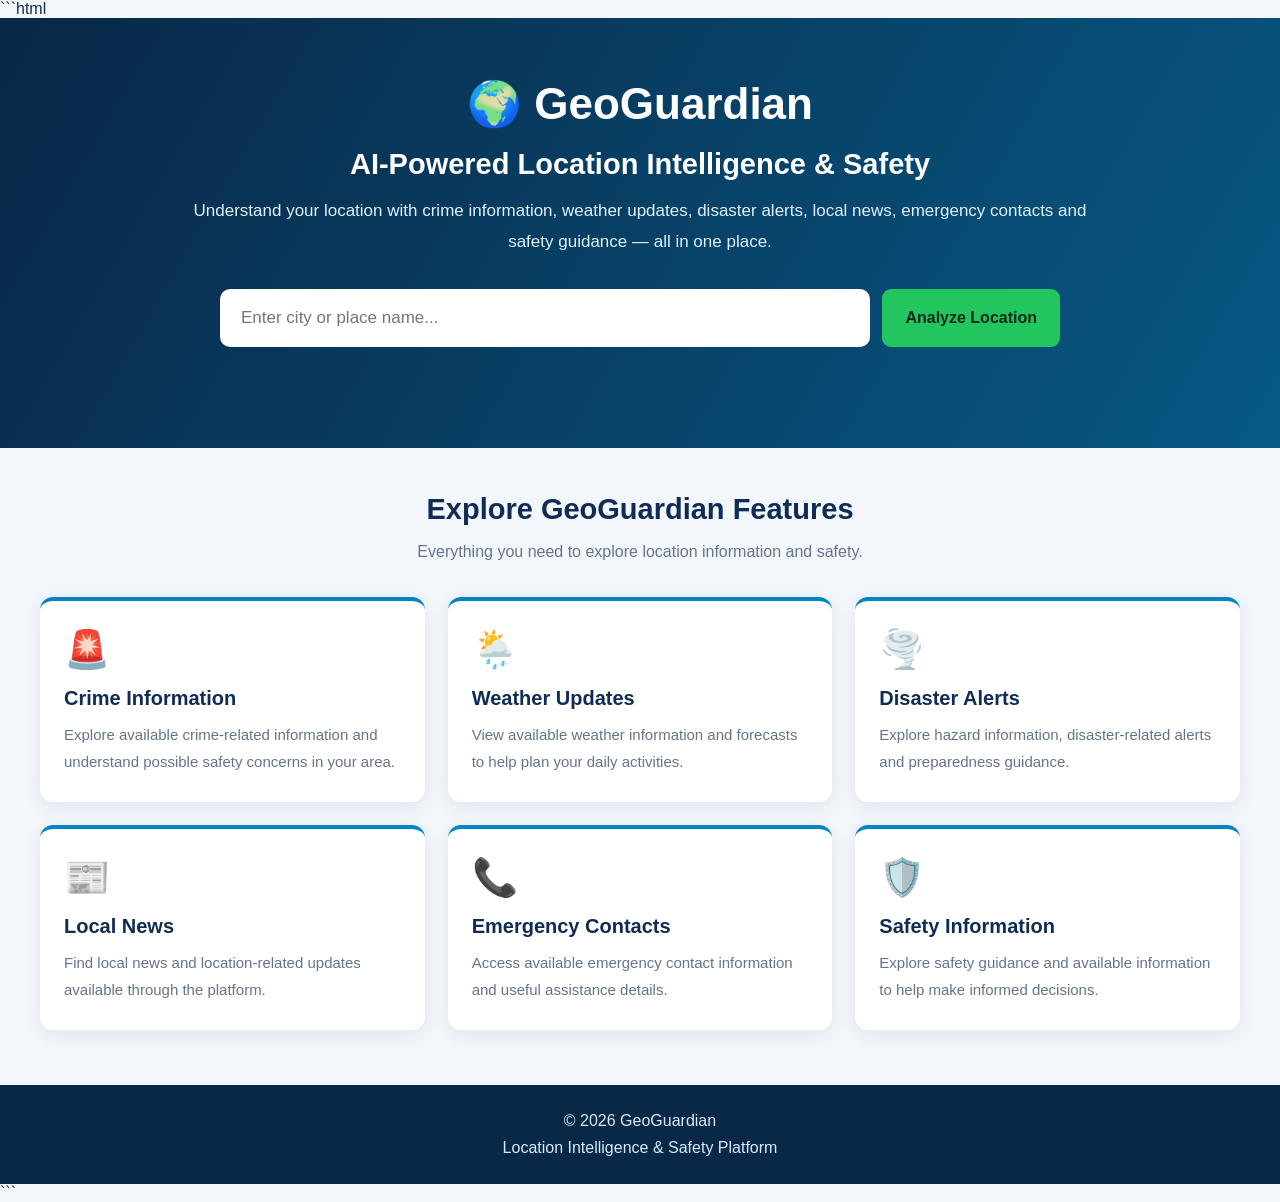
<file: index.html>
```html
<!DOCTYPE html>
<html lang="en">
<head>
    <meta charset="UTF-8">
    <meta name="viewport" content="width=device-width, initial-scale=1.0">
    <title>GeoGuardian | Location Intelligence</title>

    <style>
        * {
            box-sizing: border-box;
            margin: 0;
            padding: 0;
        }

        body {
            font-family: Arial, Helvetica, sans-serif;
            background: #f3f7fc;
            color: #172b4d;
        }

        /* PAGE VISIBILITY */
        .page {
            display: none;
            min-height: 100vh;
        }

        .page.active {
            display: block;
        }

        /* FIRST PAGE HERO */
        #homePage {
            min-height: 430px;
            background: linear-gradient(120deg, #092746, #075985);
            color: white;
            text-align: center;
            padding: 60px 22px 55px;
        }

        .hero-content {
            max-width: 900px;
            margin: 0 auto;
        }

        .logo {
            font-size: 44px;
            font-weight: bold;
            margin-bottom: 18px;
        }

        .hero-content h2 {
            font-size: 29px;
            margin-bottom: 15px;
        }

        .hero-content p {
            color: #e0f2fe;
            font-size: 17px;
            line-height: 1.8;
        }

        /* PLACE INPUT AND BUTTON */
        .search-area {
            display: flex;
            justify-content: center;
            align-items: stretch;
            gap: 12px;
            max-width: 840px;
            margin: 32px auto 0;
        }

        #city {
            flex: 1;
            min-width: 0;
            padding: 17px 19px;
            font-size: 17px;
            border: 2px solid transparent;
            border-radius: 10px;
            outline: none;
        }

        #city:focus {
            border-color: #38bdf8;
        }

        button {
            cursor: pointer;
            border: none;
            border-radius: 9px;
            padding: 16px 23px;
            font-size: 16px;
            font-weight: bold;
        }

        .analyze-btn {
            background: #22c55e;
            color: #062b18;
        }

        .analyze-btn:hover {
            background: #16a34a;
            color: white;
        }

        /* FIRST PAGE FEATURE BOXES */
        .features-section {
            display: block;
            background: #f3f7fc;
            padding: 45px 24px 55px;
        }

        .features-section h2 {
            text-align: center;
            font-size: 29px;
            color: #0f2c54;
            margin-bottom: 12px;
        }

        .features-intro {
            text-align: center;
            color: #64748b;
            font-size: 16px;
            line-height: 1.7;
            margin-bottom: 32px;
        }

        .features-grid {
            display: grid;
            grid-template-columns: repeat(3, minmax(0, 1fr));
            gap: 23px;
            max-width: 1200px;
            margin: 0 auto;
        }

        .feature-card {
            background: white;
            padding: 27px 24px;
            border-radius: 13px;
            border-top: 4px solid #0284c7;
            box-shadow: 0 5px 18px rgba(15, 44, 84, 0.09);
            transition: transform 0.2s, box-shadow 0.2s;
        }

        .feature-card:hover {
            transform: translateY(-5px);
            box-shadow: 0 10px 25px rgba(15, 44, 84, 0.14);
        }

        .feature-icon {
            font-size: 37px;
            margin-bottom: 16px;
        }

        .feature-card h3 {
            color: #0f2c54;
            font-size: 20px;
            margin-bottom: 11px;
        }

        .feature-card p {
            color: #64748b;
            font-size: 15px;
            line-height: 1.8;
        }

        /* FOOTER */
        .footer {
            background: #092746;
            color: #dbeafe;
            text-align: center;
            padding: 22px;
            line-height: 1.7;
        }

        /* ANALYSIS PAGE */
        #analysisPage {
            background: #f3f7fc;
            padding: 25px;
        }

        .top-bar {
            display: flex;
            justify-content: space-between;
            align-items: center;
            flex-wrap: wrap;
            gap: 15px;
            margin-bottom: 30px;
        }

        .top-bar h1 {
            color: #0f2c54;
            font-size: 30px;
        }

        .back-btn {
            background: #0f2c54;
            color: white;
        }

        .back-btn:hover {
            background: #164e86;
        }

        .location-heading {
            margin-bottom: 28px;
        }

        .location-heading h2 {
            font-size: 28px;
            margin-bottom: 10px;
            color: #0f2c54;
        }

        .location-heading p {
            color: #64748b;
            line-height: 1.7;
        }

        .results-grid {
            display: grid;
            grid-template-columns: repeat(3, minmax(0, 1fr));
            gap: 22px;
            max-width: 1300px;
            margin: 0 auto;
        }

        .result-card {
            background: white;
            padding: 24px;
            border-radius: 13px;
            border-top: 4px solid #0284c7;
            box-shadow: 0 5px 18px rgba(15, 44, 84, 0.08);
            min-width: 0;
            overflow-wrap: anywhere;
        }

        .result-card h3 {
            color: #0f2c54;
            font-size: 20px;
            margin-bottom: 16px;
        }

        .result-card p {
            color: #475569;
            line-height: 1.8;
            margin-bottom: 8px;
        }

        .result-card a {
            display: inline-block;
            margin-top: 12px;
            color: #0369a1;
            font-weight: bold;
            text-decoration: none;
        }

        .result-card a:hover {
            text-decoration: underline;
        }

        .status {
            color: #64748b;
        }

        .error {
            color: #b91c1c;
        }

        /* RESPONSIVE DESIGN */
        @media (max-width: 950px) {
            .features-grid,
            .results-grid {
                grid-template-columns: repeat(2, minmax(0, 1fr));
            }
        }

        @media (max-width: 600px) {
            #homePage {
                padding: 42px 18px;
            }

            .logo {
                font-size: 34px;
            }

            .hero-content h2 {
                font-size: 23px;
            }

            .hero-content p {
                font-size: 15px;
            }

            .search-area {
                flex-direction: column;
            }

            #city,
            .analyze-btn {
                width: 100%;
            }

            .features-section {
                padding: 35px 17px;
            }

            .features-section h2 {
                font-size: 25px;
            }

            .features-grid,
            .results-grid {
                grid-template-columns: 1fr;
            }

            #analysisPage {
                padding: 18px;
            }

            .top-bar h1 {
                font-size: 25px;
            }

            .location-heading h2 {
                font-size: 23px;
            }
        }
    </style>
</head>

<body>

    <!-- FIRST PAGE -->
    <section id="homePage" class="page active">

        <div class="hero-content">
            <div class="logo">🌍 GeoGuardian</div>

            <h2>AI-Powered Location Intelligence &amp; Safety</h2>

            <p>
                Understand your location with crime information, weather
                updates, disaster alerts, local news, emergency contacts
                and safety guidance — all in one place.
            </p>

            <div class="search-area">
                <input
                    type="text"
                    id="city"
                    placeholder="Enter city or place name..."
                    autocomplete="off"
                >

                <button
                    type="button"
                    class="analyze-btn"
                    onclick="analyzeLocation()"
                >
                    Analyze Location
                </button>
            </div>
        </div>

    </section>


    <!-- FEATURE BOXES: VISIBLE UNDER THE BUTTON ON HOME PAGE -->
    <section id="featuresSection" class="features-section">

        <h2>Explore GeoGuardian Features</h2>

        <p class="features-intro">
            Everything you need to explore location information and safety.
        </p>

        <div class="features-grid">

            <div class="feature-card">
                <div class="feature-icon">🚨</div>
                <h3>Crime Information</h3>
                <p>
                    Explore available crime-related information and
                    understand possible safety concerns in your area.
                </p>
            </div>

            <div class="feature-card">
                <div class="feature-icon">🌦️</div>
                <h3>Weather Updates</h3>
                <p>
                    View available weather information and forecasts
                    to help plan your daily activities.
                </p>
            </div>

            <div class="feature-card">
                <div class="feature-icon">🌪️</div>
                <h3>Disaster Alerts</h3>
                <p>
                    Explore hazard information, disaster-related alerts
                    and preparedness guidance.
                </p>
            </div>

            <div class="feature-card">
                <div class="feature-icon">📰</div>
                <h3>Local News</h3>
                <p>
                    Find local news and location-related updates
                    available through the platform.
                </p>
            </div>

            <div class="feature-card">
                <div class="feature-icon">📞</div>
                <h3>Emergency Contacts</h3>
                <p>
                    Access available emergency contact information
                    and useful assistance details.
                </p>
            </div>

            <div class="feature-card">
                <div class="feature-icon">🛡️</div>
                <h3>Safety Information</h3>
                <p>
                    Explore safety guidance and available information
                    to help make informed decisions.
                </p>
            </div>

        </div>
    </section>

    <footer id="homeFooter" class="footer">
        © 2026 GeoGuardian<br>
        Location Intelligence &amp; Safety Platform
    </footer>


    <!-- SECOND PAGE: PLACE ANALYSIS -->
    <section id="analysisPage" class="page">

        <div class="top-bar">
            <h1>🌍 GeoGuardian</h1>

            <button
                type="button"
                class="back-btn"
                onclick="goBack()"
            >
                ← Back to Home
            </button>
        </div>

        <div class="location-heading">
            <h2 id="locationTitle">Location Analysis</h2>
            <p>
                Available location information and safety overview.
            </p>
        </div>

        <div class="results-grid">

            <div class="result-card">
                <h3>🚨 Crime Information</h3>
                <div id="crimeSummary">
                    <p class="status">Loading crime information...</p>
                </div>
                <a href="#" onclick="openDetails('crime.html'); return false;">
                    View Details →
                </a>
            </div>

            <div class="result-card">
                <h3>🌦️ Weather Updates</h3>
                <div id="weatherSummary">
                    <p class="status">Loading weather information...</p>
                </div>
                <a href="#" onclick="openDetails('weather.html'); return false;">
                    View Details →
                </a>
            </div>

            <div class="result-card">
                <h3>🌪️ Disaster Alerts</h3>
                <div id="disasterSummary">
                    <p class="status">Loading disaster information...</p>
                </div>
                <a href="#" onclick="openDetails('disaster.html'); return false;">
                    View Details →
                </a>
            </div>

            <div class="result-card">
                <h3>📰 Local News</h3>
                <div id="newsSummary">
                    <p class="status">Loading local news...</p>
                </div>
                <a href="#" onclick="openDetails('news.html'); return false;">
                    View Details →
                </a>
            </div>

            <div class="result-card">
                <h3>📞 Emergency Contacts</h3>
                <div id="emergencySummary">
                    <p class="status">Loading emergency contacts...</p>
                </div>
                <a href="#" onclick="openDetails('emergency.html'); return false;">
                    View Details →
                </a>
            </div>

            <div class="result-card">
                <h3>🛡️ Safety Information</h3>
                <div id="safetyScore">
                    <p class="status">Loading safety information...</p>
                </div>
                <a href="#" onclick="openDetails('safety.html'); return false;">
                    View Details →
                </a>
            </div>

            <div class="result-card">
                <h3>🗺️ Explore Map</h3>
                <p>
                    Open your selected location on Google Maps.
                </p>
                <a
                    id="mapLink"
                    href="https://maps.google.com"
                    target="_blank"
                    rel="noopener noreferrer"
                >
                    Open Map →
                </a>
            </div>

        </div>

        <footer class="footer" style="margin-top: 35px;">
            © 2026 GeoGuardian | Location Intelligence &amp; Safety
        </footer>

    </section>


    <script>
        let selectedCity = "";

        const homePage = document.getElementById("homePage");
        const analysisPage = document.getElementById("analysisPage");
        const featuresSection = document.getElementById("featuresSection");
        const homeFooter = document.getElementById("homeFooter");
        const cityInput = document.getElementById("city");

        // ANALYZE BUTTON
        function analyzeLocation() {
            const city = cityInput.value.trim();

            if (city === "") {
                alert("Please enter a city or place name.");
                cityInput.focus();
                return;
            }

            selectedCity = city;

            // Hide the first page and its feature boxes.
            homePage.classList.remove("active");
            featuresSection.style.display = "none";
            homeFooter.style.display = "none";

            // Show the analysis page.
            analysisPage.classList.add("active");

            document.getElementById("locationTitle").textContent =
                "Analysis for " + selectedCity;

            document.getElementById("mapLink").href =
                "https://www.google.com/maps/search/?api=1&query=" +
                encodeURIComponent(selectedCity);

            window.scrollTo(0, 0);

            loadLocalData(selectedCity);
        }

        // BACK TO HOME BUTTON
        function goBack() {
            analysisPage.classList.remove("active");

            homePage.classList.add("active");
            featuresSection.style.display = "block";
            homeFooter.style.display = "block";

            cityInput.value = selectedCity;

            window.scrollTo(0, 0);
        }

        // LOAD INFORMATION FROM JSON FILES
        async function loadLocalData(city) {
            const files = [
                {
                    file: "crime.json",
                    element: "crimeSummary",
                    title: "Crime"
                },
                {
                    file: "weather.json",
                    element: "weatherSummary",
                    title: "Weather"
                },
                {
                    file: "disaster.json",
                    element: "disasterSummary",
                    title: "Disaster"
                },
                {
                    file: "news.json",
                    element: "newsSummary",
                    title: "News"
                },
                {
                    file: "emergency.json",
                    element: "emergencySummary",
                    title: "Emergency"
                },
                {
                    file: "safety.json",
                    element: "safetyScore",
                    title: "Safety"
                }
            ];

            for (const item of files) {
                const element = document.getElementById(item.element);

                element.innerHTML =
                    '<p class="status">Loading ' +
                    item.title.toLowerCase() + '...</p>';

                try {
                    const response = await fetch(item.file);

                    if (!response.ok) {
                        throw new Error("Unable to load " + item.file);
                    }

                    const data = await response.json();
                    const cityData = findCityData(data, city);

                    if (cityData === null || cityData === undefined) {
                        element.innerHTML =
                            '<p>No saved ' + item.title.toLowerCase() +
                            ' information found for ' + escapeHTML(city) + '.</p>';
                    } else {
                        element.innerHTML = formatData(cityData);
                    }

                } catch (error) {
                    console.error(item.file, error);

                    element.innerHTML =
                        '<p class="error">Unable to load information. ' +
                        'Check that ' + item.file +
                        ' exists and Live Server is running.</p>';
                }
            }
        }

        // SUPPORT DIFFERENT JSON FORMATS
        function findCityData(data, city) {
            const key = city.trim().toLowerCase();

            // Format: { "kakinada": { ... } }
            if (
                data &&
                typeof data === "object" &&
                !Array.isArray(data) &&
                Object.prototype.hasOwnProperty.call(data, key)
            ) {
                return data[key];
            }

            // Format: { "cities": { "kakinada": { ... } } }
            if (
                data &&
                data.cities &&
                typeof data.cities === "object" &&
                Object.prototype.hasOwnProperty.call(data.cities, key)
            ) {
                return data.cities[key];
            }

            // Format: [{ "city": "Kakinada", ... }]
            const items = Array.isArray(data)
                ? data
                : (data && Array.isArray(data.data) ? data.data : null);

            if (items) {
                return items.find(item => {
                    const name = item.city || item.name || item.location;

                    return typeof name === "string" &&
                        name.trim().toLowerCase() === key;
                }) || null;
            }

            return null;
        }

        // FORMAT JSON VALUES FOR DISPLAY
        function formatData(value) {
            if (value === null || value === undefined) {
                return "<p>No information available.</p>";
            }

            if (typeof value !== "object") {
                return "<p>" + escapeHTML(String(value)) + "</p>";
            }

            if (Array.isArray(value)) {
                if (value.length === 0) {
                    return "<p>No information available.</p>";
                }

                return value.map(item => {
                    const displayValue = typeof item === "object"
                        ? JSON.stringify(item)
                        : String(item);

                    return "<p>" + escapeHTML(displayValue) + "</p>";
                }).join("");
            }

            return Object.entries(value).map(([key, val]) => {
                if (val === null || val === undefined) {
                    return "";
                }

                let displayValue;

                if (Array.isArray(val)) {
                    displayValue = val.map(item =>
                        typeof item === "object"
                            ? JSON.stringify(item)
                            : String(item)
                    ).join(", ");
                } else if (typeof val === "object") {
                    displayValue = JSON.stringify(val);
                } else {
                    displayValue = String(val);
                }

                return "<p><strong>" + escapeHTML(prettyKey(key)) +
                    ":</strong> " + escapeHTML(displayValue) + "</p>";
            }).join("") || "<p>No information available.</p>";
        }

        function prettyKey(key) {
            return key
                .replace(/([A-Z])/g, " $1")
                .replace(/[_-]/g, " ")
                .replace(/\b\w/g, char => char.toUpperCase());
        }

        function escapeHTML(value) {
            return String(value).replace(/[&<>"']/g, char => ({
                "&": "&amp;",
                "<": "&lt;",
                ">": "&gt;",
                '"': "&quot;",
                "'": "&#39;"
            })[char]);
        }

        // OPEN THE EXISTING DETAIL PAGES
        function openDetails(page) {
            if (!selectedCity) {
                alert("Please analyze a location first.");
                return;
            }

            window.location.href =
                page + "?city=" + encodeURIComponent(selectedCity);
        }

        // ENTER KEY ALSO STARTS ANALYSIS
        cityInput.addEventListener("keydown", function(event) {
            if (event.key === "Enter") {
                analyzeLocation();
            }
        });
    </script>

</body>
</html>
```
</file>
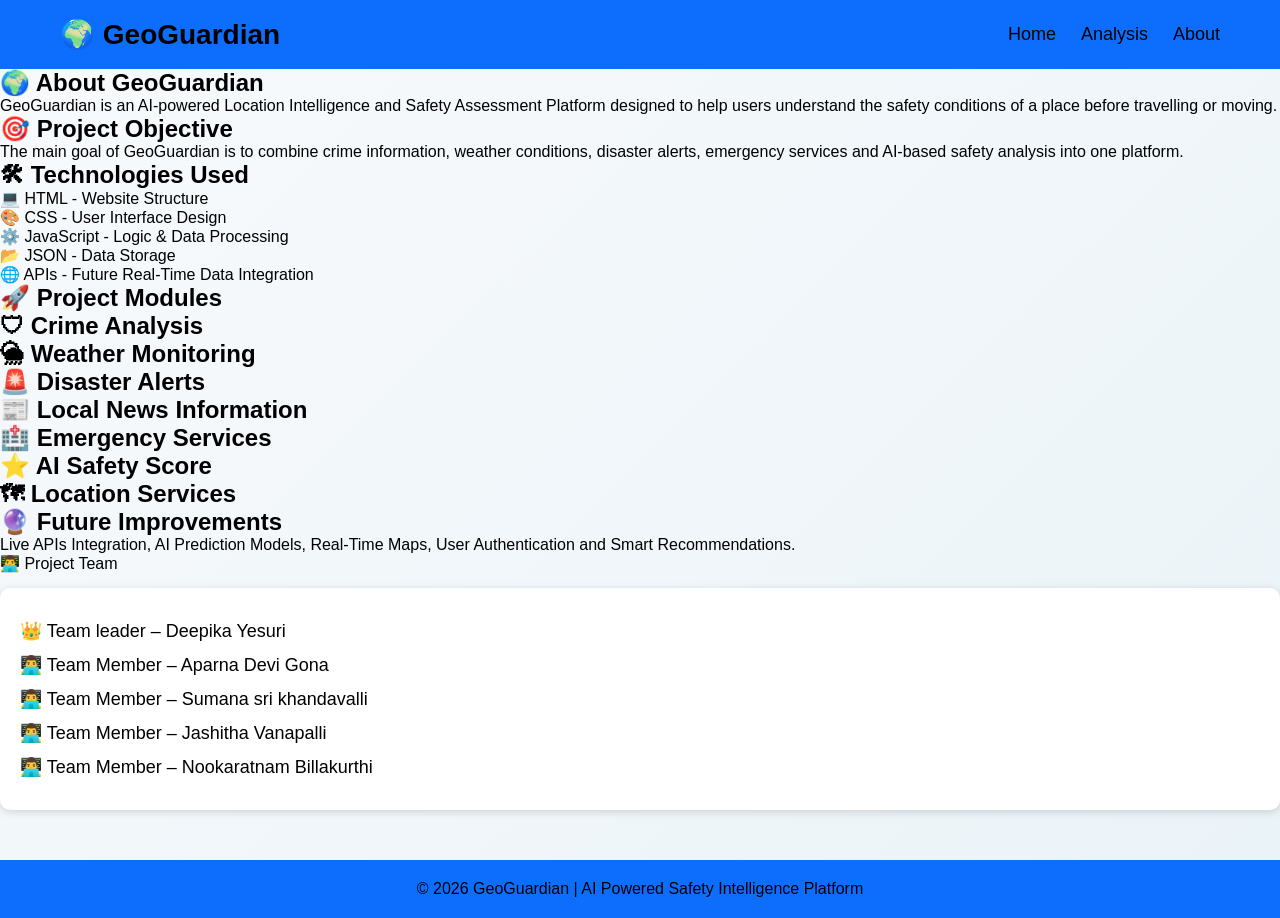
<file: about.html>
<!DOCTYPE html>
<html lang="en">

<head>

    <meta charset="UTF-8">
    <meta name="viewport" content="width=device-width, initial-scale=1.0">

    <title>About GeoGuardian</title>

    <link rel="stylesheet" href="style.css">

</head>


<body>


<nav class="navbar">

    <div class="logo">
        🌍 GeoGuardian
    </div>


    <ul class="nav-links">

        <li><a href="index.html">Home</a></li>

        <li><a href="analysis.html">Analysis</a></li>

        <li><a href="about.html">About</a></li>

    </ul>


</nav>



<section class="about-section">


<h1>
    🌍 About GeoGuardian
</h1>


<p>
    GeoGuardian is an AI-powered Location Intelligence
    and Safety Assessment Platform designed to help users
    understand the safety conditions of a place before
    travelling or moving.
</p>


<h2>
    🎯 Project Objective
</h2>


<p>
    The main goal of GeoGuardian is to combine
    crime information, weather conditions,
    disaster alerts, emergency services and AI-based
    safety analysis into one platform.
</p>



<h2>
    🛠 Technologies Used
</h2>


<div class="tech-list">

<p>💻 HTML - Website Structure</p>

<p>🎨 CSS - User Interface Design</p>

<p>⚙️ JavaScript - Logic & Data Processing</p>

<p>📂 JSON - Data Storage</p>

<p>🌐 APIs - Future Real-Time Data Integration</p>

</div>



<h2>
    🚀 Project Modules
</h2>


<ul>
<h2>



<li>🛡 Crime Analysis</li>

<li>🌦 Weather Monitoring</li>

<li>🚨 Disaster Alerts</li>

<li>📰 Local News Information</li>

<li>🏥 Emergency Services</li>

<li>⭐ AI Safety Score</li>

<li>🗺 Location Services</li>

 



<h2>
    🔮 Future Improvements
</h2>


<p>

Live APIs Integration,
AI Prediction Models,
Real-Time Maps,
User Authentication
and Smart Recommendations.

</p>



</section></ul>
    👨‍💻 Project Team
</h2>

<div class="team-list">

    <p>👑 Team leader  – Deepika Yesuri</p>

    <p>👨‍💻 Team Member – Aparna Devi Gona</p>

    <p>👨‍💻 Team Member – Sumana sri khandavalli</p>

    <p>👨‍💻 Team Member – Jashitha Vanapalli</p>

    <p>👨‍💻 Team Member – Nookaratnam Billakurthi</p>

</div>



<footer class="footer">

<p>
© 2026 GeoGuardian | AI Powered Safety Intelligence Platform
</p>

</footer>



</body>

</html>
</file>
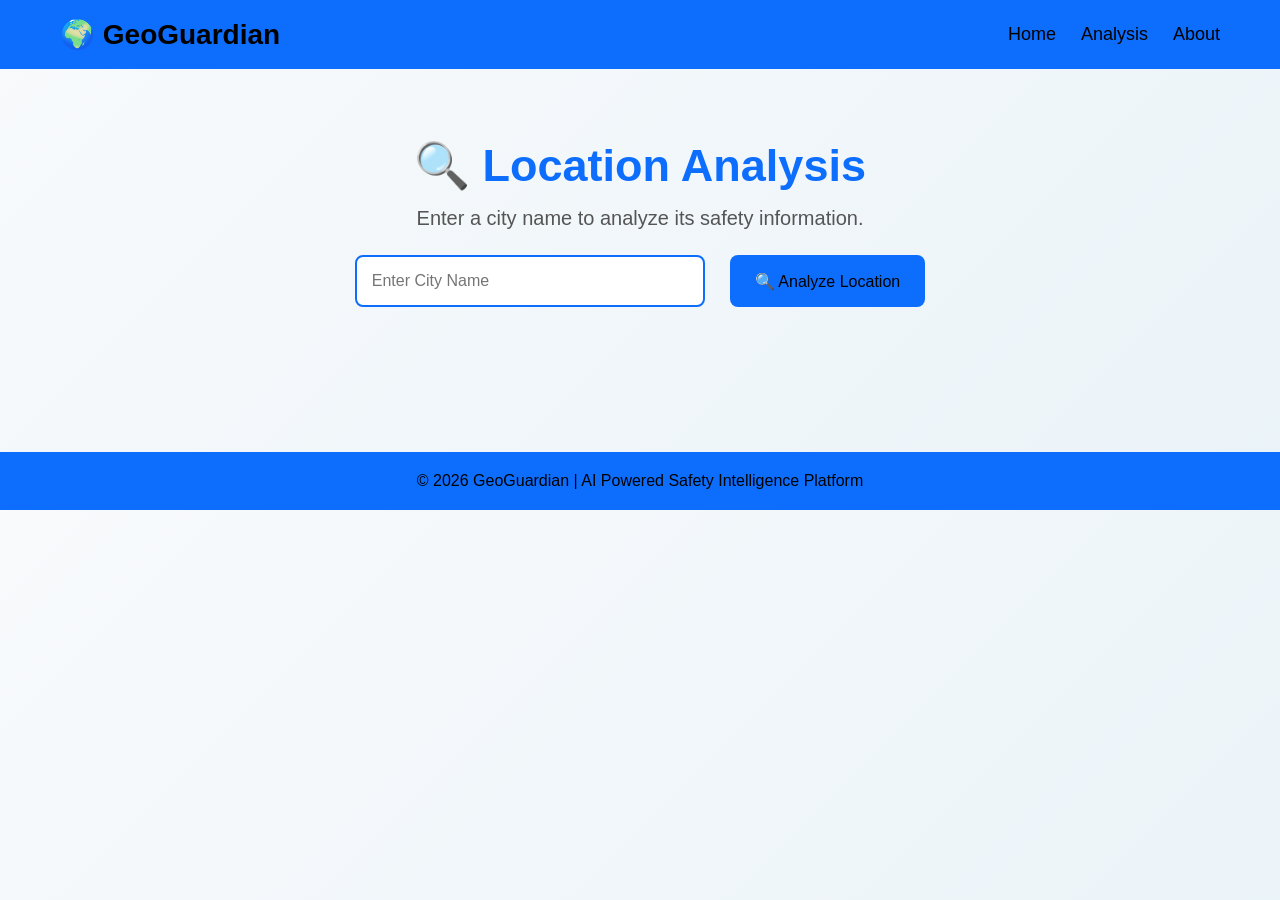
<file: analysis.html>
<!DOCTYPE html>
<html lang="en">
<head>
    <meta charset="UTF-8">
    <meta name="viewport" content="width=device-width, initial-scale=1.0">
    <title>GeoGuardian - Analysis</title>

    <link rel="stylesheet" href="style.css">
</head>

<body>

<!-- Navbar -->

<nav class="navbar">
    <div class="logo">🌍 GeoGuardian</div>

    <ul class="nav-links">
        <li><a href="index.html">Home</a></li>
        <li><a href="analysis.html">Analysis</a></li>
        <li><a href="about.html">About</a></li>
    </ul>
</nav>

<!-- Search Section -->

<section class="hero">

    <h1>🔍 Location Analysis</h1>

    <p class="tagline">
        Enter a city name to analyze its safety information.
    </p>

    <div class="button-group">

        <input
            type="text"
            id="city"
            placeholder="Enter City Name">

        <button onclick="analyzeLocation()">
            🔍 Analyze Location
        </button>

    </div>

    <p id="result"></p>

</section>


<!-- Analysis Report -->

<div id="analysisSection" class="analysis-section" style="display:none;">

    <h2>📍 <span id="selectedCity">Location Safety Report</span></h2>

    <div class="summary-grid">

        <div class="summary-card">
            <h3>🛡 Crime</h3>
            <p id="crimeSummary">Loading...</p>
        </div>

        <div class="summary-card">
            <h3>🌦 Weather</h3>
            <p id="weatherSummary">Loading...</p>
        </div>

        <div class="summary-card">
            <h3>🚨 Disaster</h3>
            <p id="disasterSummary">Loading...</p>
        </div>

        <div class="summary-card">
            <h3>📰 News</h3>
            <p id="newsSummary">Loading...</p>
        </div>

        <div class="summary-card">
            <h3>🏥 Emergency</h3>
            <p id="emergencySummary">Loading...</p>
        </div>

        <div class="summary-card">
            <h3>⭐ AI Safety Score</h3>
            <p id="safetyScore">Loading...</p>
        </div>

        <div class="summary-card">

            <h3>🗺 Nearby Services</h3>

            <button onclick="openPoliceMap()">
                👮 Police Stations
            </button>

            <br><br>

            <button onclick="openHospitalMap()">
                🏥 Hospitals
            </button>

            <br><br>

            <button onclick="openFireMap()">
                🚒 Fire Stations
            </button>

        </div>

    </div>

</div>

<footer class="footer">
    <p>© 2026 GeoGuardian | AI Powered Safety Intelligence Platform</p>
</footer>

<script src="script.js"></script>

</body>
</html>
</file>
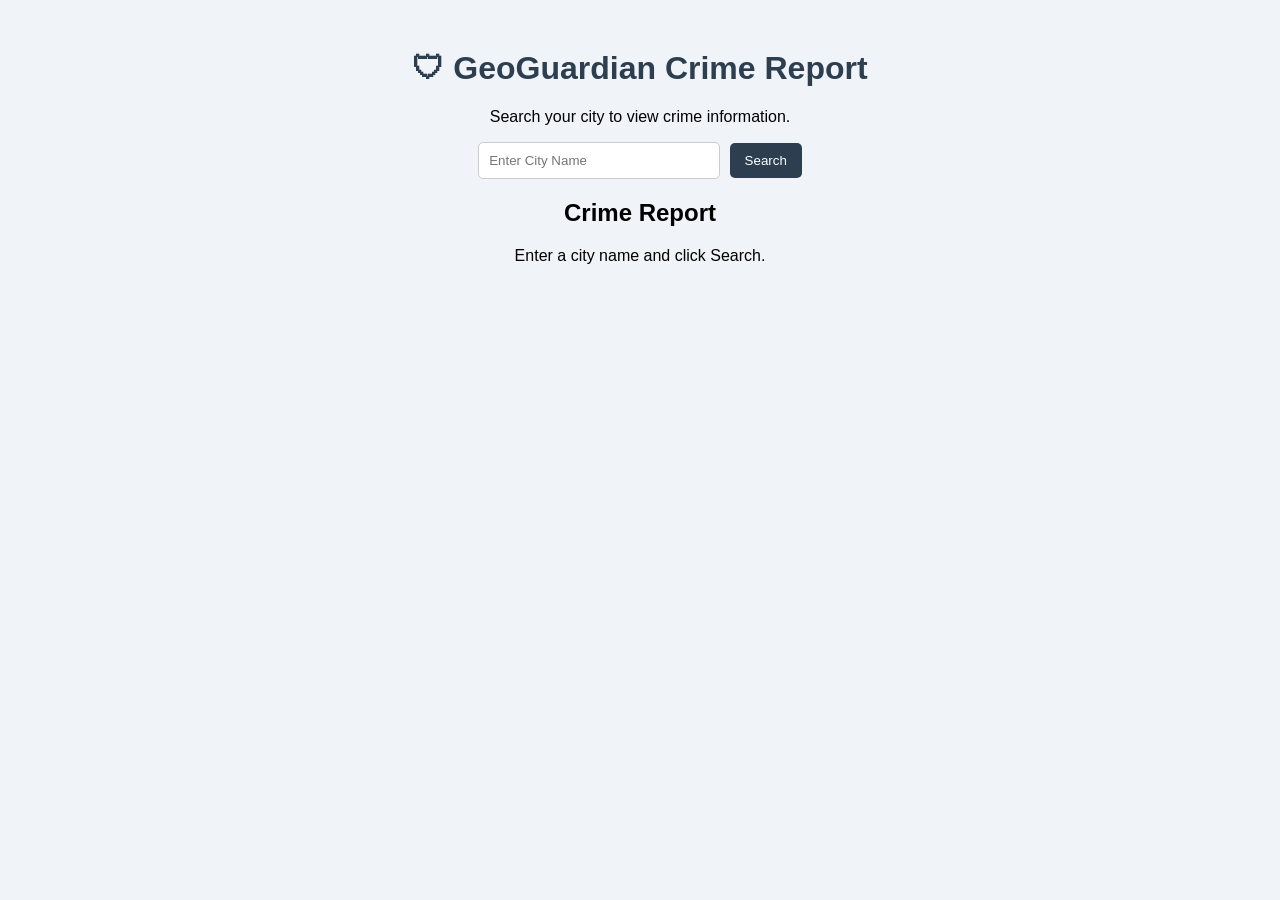
<file: crime.html>
<!DOCTYPE html>
<html lang="en">

<head>

<meta charset="UTF-8">

<meta name="viewport" content="width=device-width, initial-scale=1.0">

<title>Crime Report | GeoGuardian</title>

<link rel="stylesheet" href="crime.css">

</head>

<body>

<div class="container">

<h1>🛡 GeoGuardian Crime Report</h1>

<p class="subtitle">
Search your city to view crime information.
</p>

<div class="search-box">

<input
type="text"
id="city"
placeholder="Enter City Name">

<button onclick="searchCity()">
Search
</button>

</div>

<div id="result" class="result-card">

<h2>Crime Report</h2>

<p>Enter a city name and click Search.</p>

</div>

</div>

<script src="crime.js"></script>

</body>

</html>
</file>
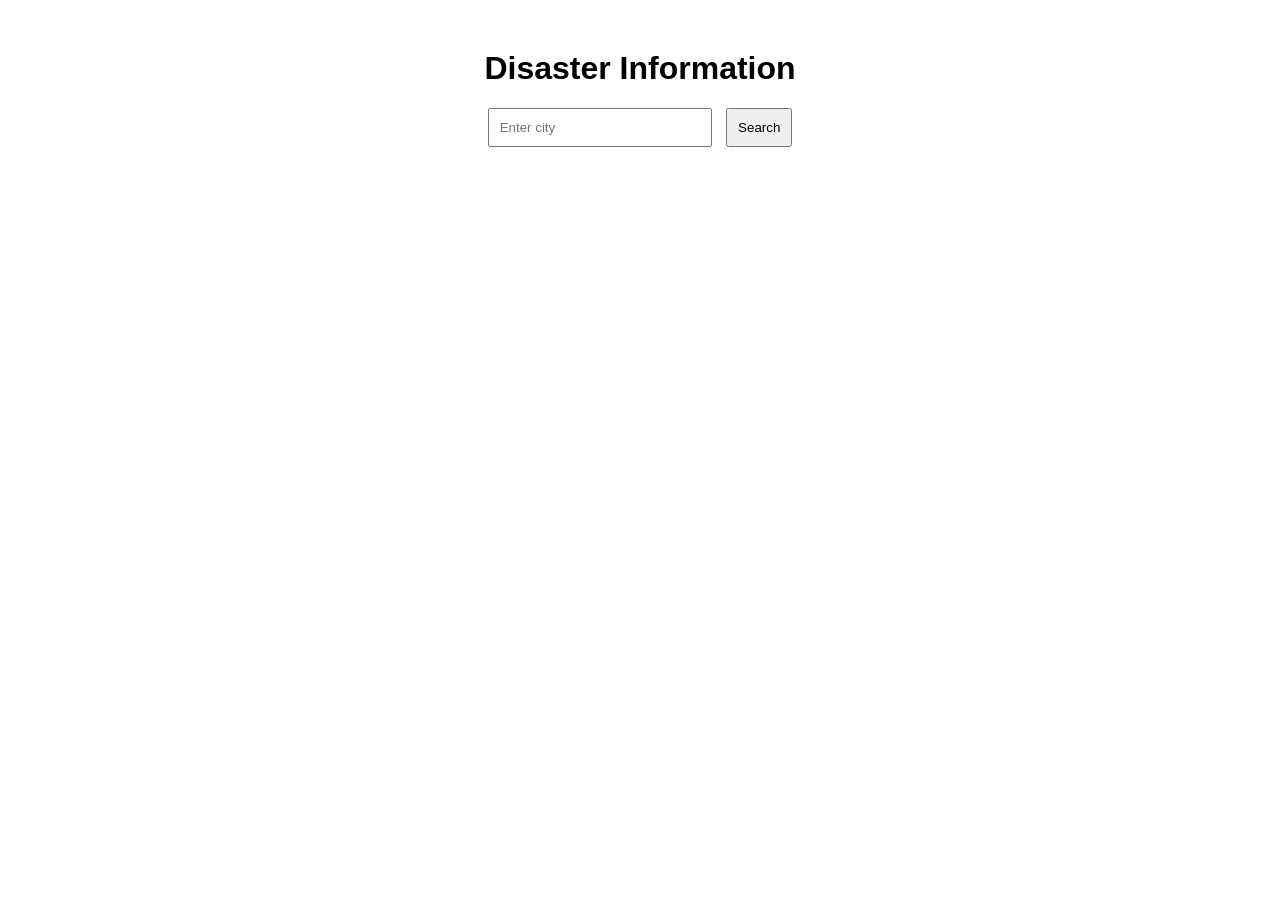
<file: disaster.html>
<!DOCTYPE html>
<html>
<head>
  <title>Disaster Info</title>
  <link rel="stylesheet" href="disaster.css">
</head>
<body>

<h1>Disaster Information</h1>

<input type="text" id="city" placeholder="Enter city">
<button onclick="getDisaster()">Search</button>

<div id="result"></div>

<script src="disaster.js"></script>

</body>
</html>
</file>
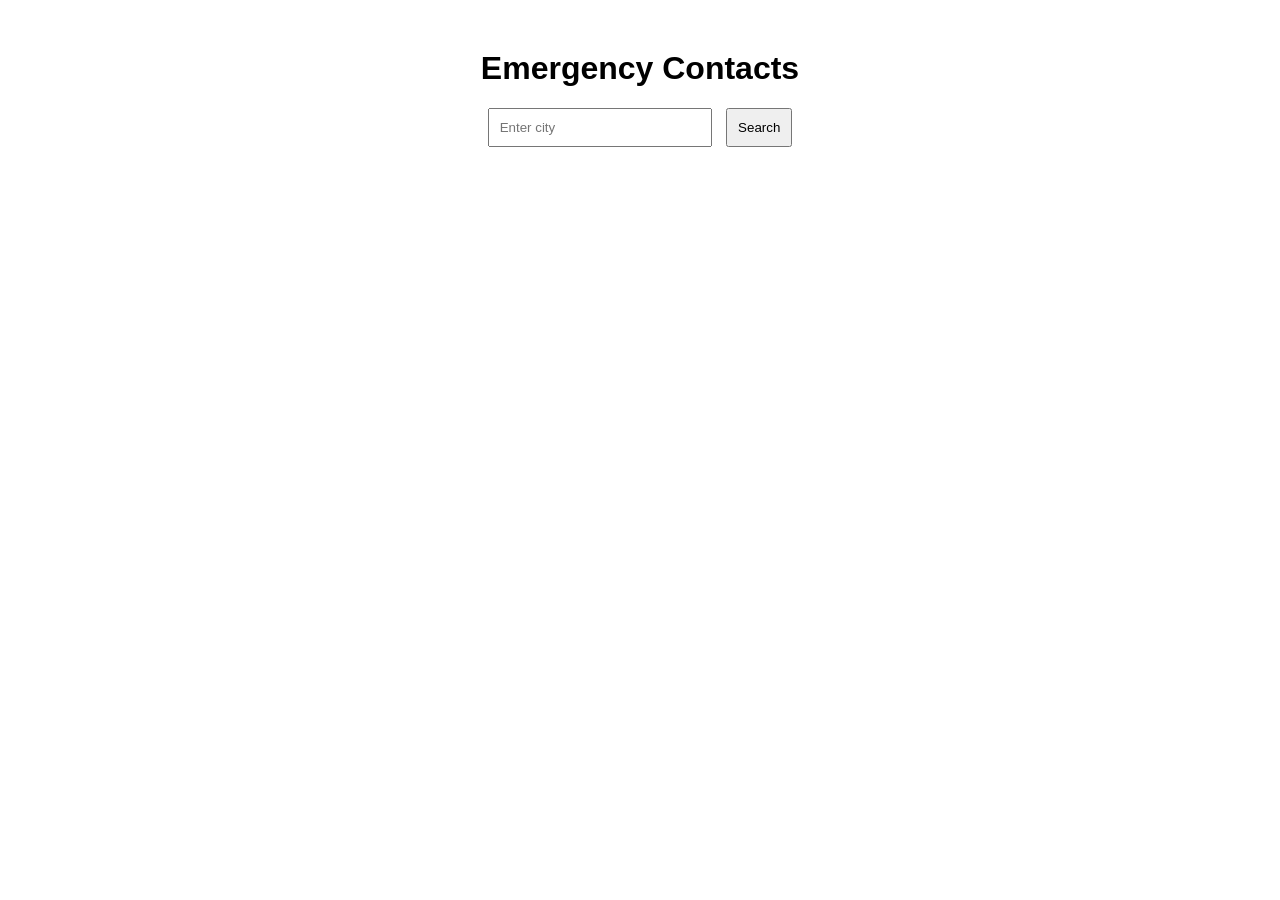
<file: emergency.html>
<!DOCTYPE html>
<html>
<head>
  <title>Emergency Contacts</title>
  <link rel="stylesheet" href="emergency.css">
</head>
<body>

<h1>Emergency Contacts</h1>

<input type="text" id="city" placeholder="Enter city">
<button onclick="getEmergency()">Search</button>

<div id="result"></div>

<script src="emergency.js"></script>

</body>
</html>
</file>
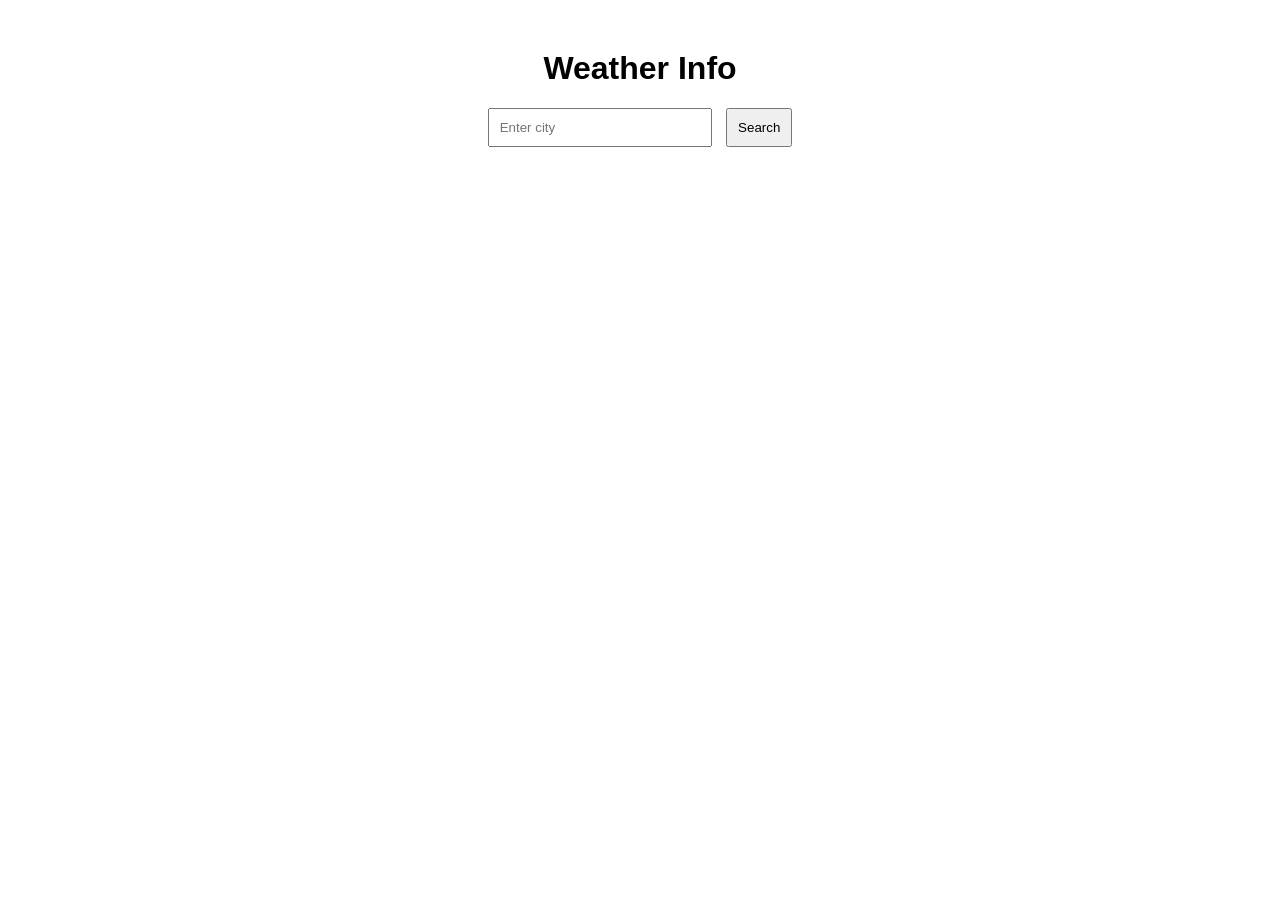
<file: weather.html>
<!DOCTYPE html>
<html>
<head>
  <title>Weather</title>
  <link rel="stylesheet" href="weather.css">
</head>
<body>

<h1>Weather Info</h1>

<input type="text" id="city" placeholder="Enter city">
<button onclick="getWeather()">Search</button>

<div id="result"></div>

<script src="weather-main.js"></script>
</body>
</html>
</file>
<file: style.css>
*{
    margin:0;
    padding:0;
    box-sizing:border-box;
    font-family:Arial, sans-serif;
}
 body {
    background: linear-gradient(
        135deg,
        #F8FAFC,
        #EAF3F8
    );
}

/* Navbar */

.navbar{
    background:#0d6efd;
    color:black;
    display:flex;
    justify-content:space-between;
    align-items:center;
    padding:18px 60px;
}

.logo{
    font-size:28px;
    font-weight:bold;
}

.nav-links{
    display:flex;
    list-style:none;
}

.nav-links li{
    margin-left:25px;
}

.nav-links a{
    color:black;
    text-decoration:none;
    font-size:18px;
    transition:0.3s;
}

.nav-links a:hover{
    color:yellow;
}

/* Hero Section */

.hero{
    text-align:center;
    padding:70px 20px;
}

.hero h1{
    font-size:45px;
    color:#0d6efd;
    margin-bottom:15px;
}

.hero p{
    font-size:20px;
    color:#555;
    margin-bottom:25px;
}

.hero input{
    width:350px;
    padding:15px;
    border:2px solid #0d6efd;
    border-radius:8px;
    font-size:16px;
}

.hero button{
    padding:15px 30px;
    background:#0d6efd;
    color:black;
    border:none;
    border-radius:8px;
    font-size:16px;
    cursor:pointer;
    margin-left:10px;
}

.hero button:hover{
    background:#084298;
}

/* Cards */

.cards{
    width:90%;
    margin:40px auto;
    display:grid;
    grid-template-columns:repeat(3,1fr);
    gap:25px;
}

.card{
    background:white;
    padding:25px;
    border-radius:15px;
    box-shadow:0 5px 15px rgba(0,0,0,0.1);
    text-align:center;
    transition:0.3s;
}

.card:hover{
    transform:translateY(-8px);
}

.card h2{
    color:#0d6efd;
    margin-bottom:15px;
}

.card p{
    color:#666;
}
.footer{
    background:#0d6efd;
    color:black;
    text-align:center;
    padding:20px;
    margin-top:50px;
}
.card{
    cursor:pointer;
}

.card:hover{
    transform:translateY(-10px);
    box-shadow:0 15px 35px rgba(0,0,0,0.2);
}

.card button{
    margin-top:15px;
    padding:10px 20px;
    background:#0d6efd;
    color:black;
    border:grey;
    border-radius:8px;
    cursor:pointer;
    font-size:16px;
    transition:0.3s ease;
}

.card button:hover{
    background:#084298;
    transform:scale(1.05);
}
@media(max-width:768px){

    .navbar{
        flex-direction:column;
        padding:20px;
    }

    .nav-links{
        flex-direction:column;
        margin-top:15px;
    }

    .nav-links li{
        margin:10px 0;
    }

    .hero h1{
        font-size:32px;
    }

    .hero input{
        width:90%;
        margin-bottom:15px;
    }

    .hero button{
        width:90%;
        margin-left:0;
    }

    .cards{
        grid-template-columns:1fr;
    }

}
.logo{
    cursor:pointer;
    transition:0.3s ease;
}

.logo:hover{
    transform:scale(1.1);
}
.hero input:focus{
    outline:none;
    border-color:#084298;
    box-shadow:0 0 10px rgba(13,110,253,0.4);
}
.nav-links a{
    transition:0.3s ease;
}

.nav-links a:hover{
    color:#ffd43b;
}
html{
    scroll-behavior:smooth;
}.button-group{
    display:flex;
    justify-content:center;
    gap:15px;
    margin-top:20px;
}

.button-group button{
    padding:12px 25px;
    font-size:16px;
    border:none;
    border-radius:8px;
    cursor:pointer;
}.analysis-section{
    margin:40px;
}

.summary-grid{
    display:grid;
    grid-template-columns:repeat(auto-fit,minmax(250px,1fr));
    gap:20px;
}

.summary-card{
    background:white;
    padding:20px;
    border-radius:10px;
    box-shadow:0 2px 10px rgba(0,0,0,0.15);
    text-align:center;
}
.team-list{
    background:#ffffff;
    padding:20px;
    border-radius:10px;
    box-shadow:0 2px 8px rgba(0,0,0,0.15);
    margin-top:15px;
}

.team-list p{
    font-size:18px;
    margin:12px 0;
    font-weight:500;
}
</file>
<file: crime.css>
body {
  font-family: Arial;
  background: #f0f4f8;
  text-align: center;
}

.container {
  margin-top: 50px;
}

h1 {
  color: #2c3e50;
}

.tagline {
  color: gray;
  margin-bottom: 20px;
}

.search-box input {
  padding: 10px;
  width: 220px;
  border-radius: 5px;
  border: 1px solid #ccc;
}

.search-box button {
  padding: 10px 15px;
  margin-left: 5px;
  cursor: pointer;
  background: #2c3e50;
  color: white;
  border: none;
  border-radius: 5px;
}

.card {
  margin-top: 20px;
  padding: 20px;
  background: white;
  display: inline-block;
  border-radius: 10px;
  box-shadow: 0px 0px 10px rgba(0,0,0,0.1);
  min-width: 250px;
}
</file>
<file: disaster.css>
body {
  font-family: Arial;
  text-align: center;
  margin-top: 50px;
}

input {
  padding: 10px;
  width: 200px;
}

button {
  padding: 10px;
  margin-left: 10px;
}

#result {
  margin-top: 20px;
  font-size: 18px;
  color: red;
}
</file>
<file: emergency.css>
body {
  font-family: Arial;
  text-align: center;
  margin-top: 50px;
}

input {
  padding: 10px;
  width: 200px;
}

button {
  padding: 10px;
  margin-left: 10px;
}

#result {
  margin-top: 20px;
  font-size: 18px;
}
</file>
<file: weather.css>
body {
  font-family: Arial;
  text-align: center;
  margin-top: 50px;
}

input {
  padding: 10px;
  width: 200px;
}

button {
  padding: 10px;
  margin-left: 10px;
}

#result {
  margin-top: 20px;
  font-size: 18px;
}
</file>
